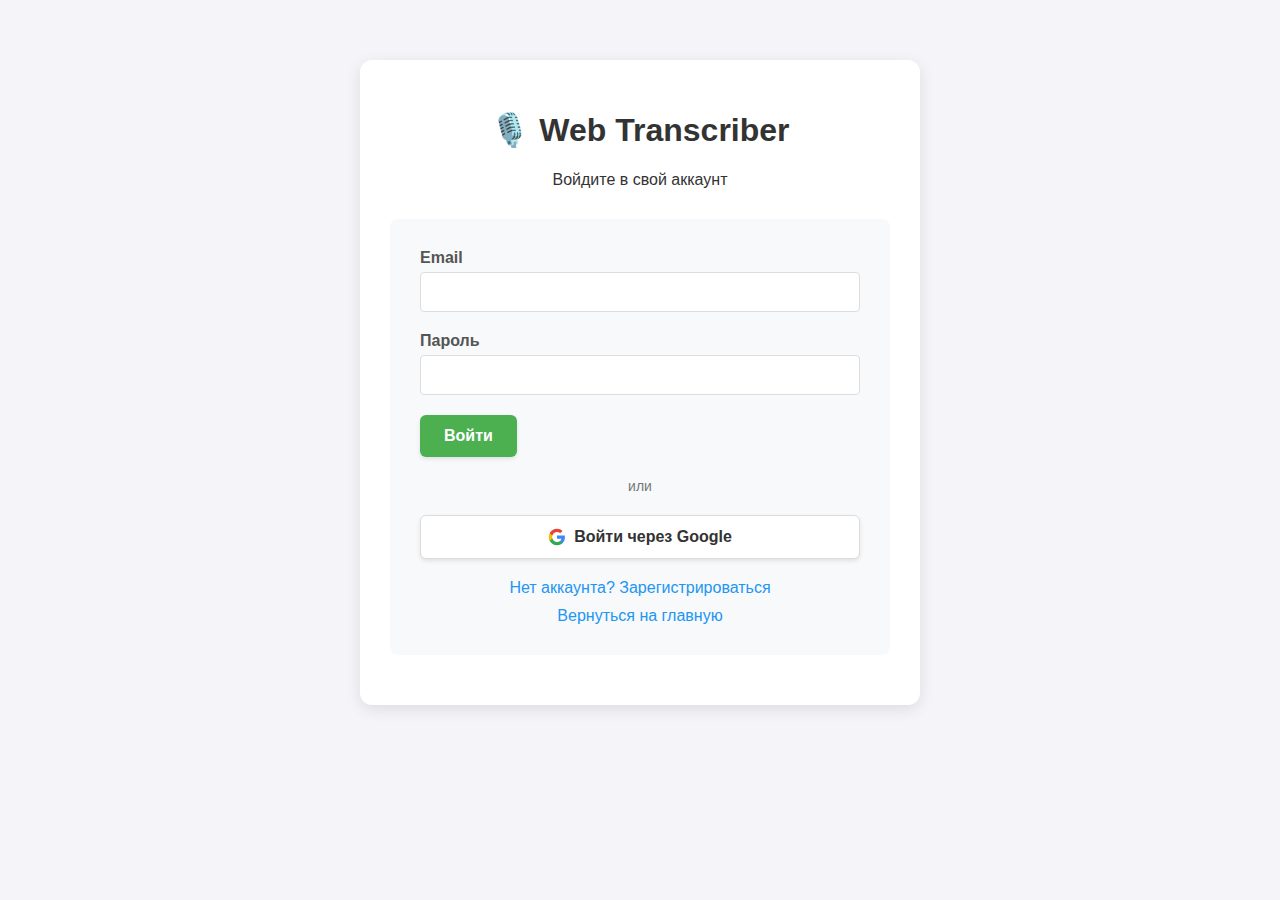
<file: frontend/edit_profile.html>
<!DOCTYPE html>
<html lang="ru">

<head>
    <meta charset="UTF-8">
    <meta name="viewport" content="width=device-width, initial-scale=1.0">
    <title>Редактирование профиля - Web Transcriber</title>
    <link rel="stylesheet" href="styles.css">
    <style>
        .edit-profile-container {
            max-width: 600px;
            margin: 0 auto;
            padding: 20px;
        }

        .form-section {
            background: #f8f9fa;
            border-radius: 8px;
            padding: 25px;
            margin-bottom: 25px;
        }

        .form-section h3 {
            margin: 0 0 20px 0;
            color: #333;
            border-bottom: 2px solid #4CAF50;
            padding-bottom: 10px;
        }

        .form-group {
            margin-bottom: 20px;
        }

        .form-group label {
            display: block;
            margin-bottom: 8px;
            font-weight: 500;
            color: #555;
        }

        .form-group input[type="text"],
        .form-group input[type="email"],
        .form-group input[type="password"],
        .form-group select {
            width: 100%;
            padding: 10px;
            border: 1px solid #ddd;
            border-radius: 4px;
            font-size: 16px;
            box-sizing: border-box;
        }

        .form-group input:focus,
        .form-group select:focus {
            outline: none;
            border-color: #4CAF50;
            box-shadow: 0 0 0 2px rgba(76, 175, 80, 0.2);
        }

        .avatar-preview {
            display: flex;
            align-items: center;
            gap: 20px;
            margin-bottom: 20px;
        }

        .avatar-preview img {
            width: 100px;
            height: 100px;
            border-radius: 50%;
            object-fit: cover;
            border: 3px solid #4CAF50;
        }

        .avatar-actions {
            display: flex;
            gap: 10px;
            flex-wrap: wrap;
        }

        .form-actions {
            display: flex;
            gap: 10px;
            margin-top: 30px;
        }

        .loading {
            text-align: center;
            padding: 40px;
            color: #666;
        }

        .error {
            background: #ffebee;
            color: #c62828;
            padding: 15px;
            border-radius: 4px;
            margin-bottom: 20px;
        }

        .success {
            background: #e8f5e9;
            color: #2e7d32;
            padding: 15px;
            border-radius: 4px;
            margin-bottom: 20px;
        }

        .password-strength {
            margin-top: 5px;
            font-size: 14px;
        }

        .strength-weak {
            color: #f44336;
        }

        .strength-medium {
            color: #ff9800;
        }

        .strength-strong {
            color: #4CAF50;
        }

        .readonly-field {
            background-color: #f5f5f5;
            color: #666;
            cursor: not-allowed;
        }
    </style>
</head>

<body>
    <div class="container">
        <header>
            <div class="header-top">
                <div>
                    <h1>✏️ Редактирование профиля</h1>
                    <p>Изменение личных данных и настроек</p>
                </div>
                <div id="authSection" class="auth-section">
                    <div id="userInfo" style="display: none;">
                        <span id="userName"></span>
                        <a href="profile.html" class="button small">👤 Профиль</a>
                        <a href="index.html" class="button small">🏠 Главная</a>
                        <button id="logoutBtn" class="button small">Выйти</button>
                    </div>
                    <div id="loginPrompt">
                        <a href="login.html" class="button small">Войти</a>
                        <a href="register.html" class="button small secondary">Регистрация</a>
                    </div>
                </div>
            </div>
        </header>

        <div class="edit-profile-container">
            <div id="loading" class="loading">
                <p>Загрузка данных профиля...</p>
            </div>

            <div id="error" class="error" style="display: none;"></div>
            <div id="success" class="success" style="display: none;"></div>

            <div id="profileContent" style="display: none;">
                <!-- Аватар -->
                <div class="form-section">
                    <h3>Аватар</h3>
                    <div class="avatar-preview">
                        <img id="currentAvatar" src="" alt="Текущий аватар"
                            onerror="this.src='https://via.placeholder.com/100'">
                        <div>
                            <p>Текущий аватар</p>
                            <div class="avatar-actions">
                                <button id="uploadAvatarBtn" class="button small">🖼️ Загрузить новый</button>
                                <button id="removeAvatarBtn" class="button small secondary">🗑️ Удалить</button>
                            </div>
                        </div>
                    </div>
                    <div class="form-group">
                        <label>URL аватара:</label>
                        <input type="text" id="avatarUrl" placeholder="https://example.com/avatar.jpg">
                        <small>Введите URL изображения или используйте кнопку загрузки</small>
                    </div>
                </div>

                <!-- Личная информация -->
                <div class="form-section">
                    <h3>Личная информация</h3>
                    <div class="form-group">
                        <label>Имя:</label>
                        <input type="text" id="fullName" placeholder="Ваше имя">
                    </div>
                    <div class="form-group">
                        <label>Email:</label>
                        <input type="email" id="email" class="readonly-field" readonly>
                        <small>Email нельзя изменить</small>
                    </div>
                    <div class="form-group">
                        <label>Дата регистрации:</label>
                        <input type="text" id="createdAt" class="readonly-field" readonly>
                    </div>
                </div>

                <!-- Смена пароля -->
                <div class="form-section">
                    <h3>Смена пароля</h3>
                    <div class="form-group">
                        <label>Текущий пароль:</label>
                        <input type="password" id="currentPassword" placeholder="Введите текущий пароль">
                    </div>
                    <div class="form-group">
                        <label>Новый пароль:</label>
                        <input type="password" id="newPassword" placeholder="Введите новый пароль">
                        <div id="passwordStrength" class="password-strength"></div>
                    </div>
                    <div class="form-group">
                        <label>Подтвердите новый пароль:</label>
                        <input type="password" id="confirmPassword" placeholder="Повторите новый пароль">
                    </div>
                    <button id="changePasswordBtn" class="button primary">Сменить пароль</button>
                </div>

                <!-- Действия -->
                <div class="form-actions">
                    <button id="saveProfileBtn" class="button primary">💾 Сохранить изменения</button>
                    <button id="cancelBtn" class="button secondary">❌ Отмена</button>
                </div>
            </div>
        </div>
    </div>

    <script src="auth.js"></script>
    <script src="edit_profile.js"></script>
</body>

</html>
</file>
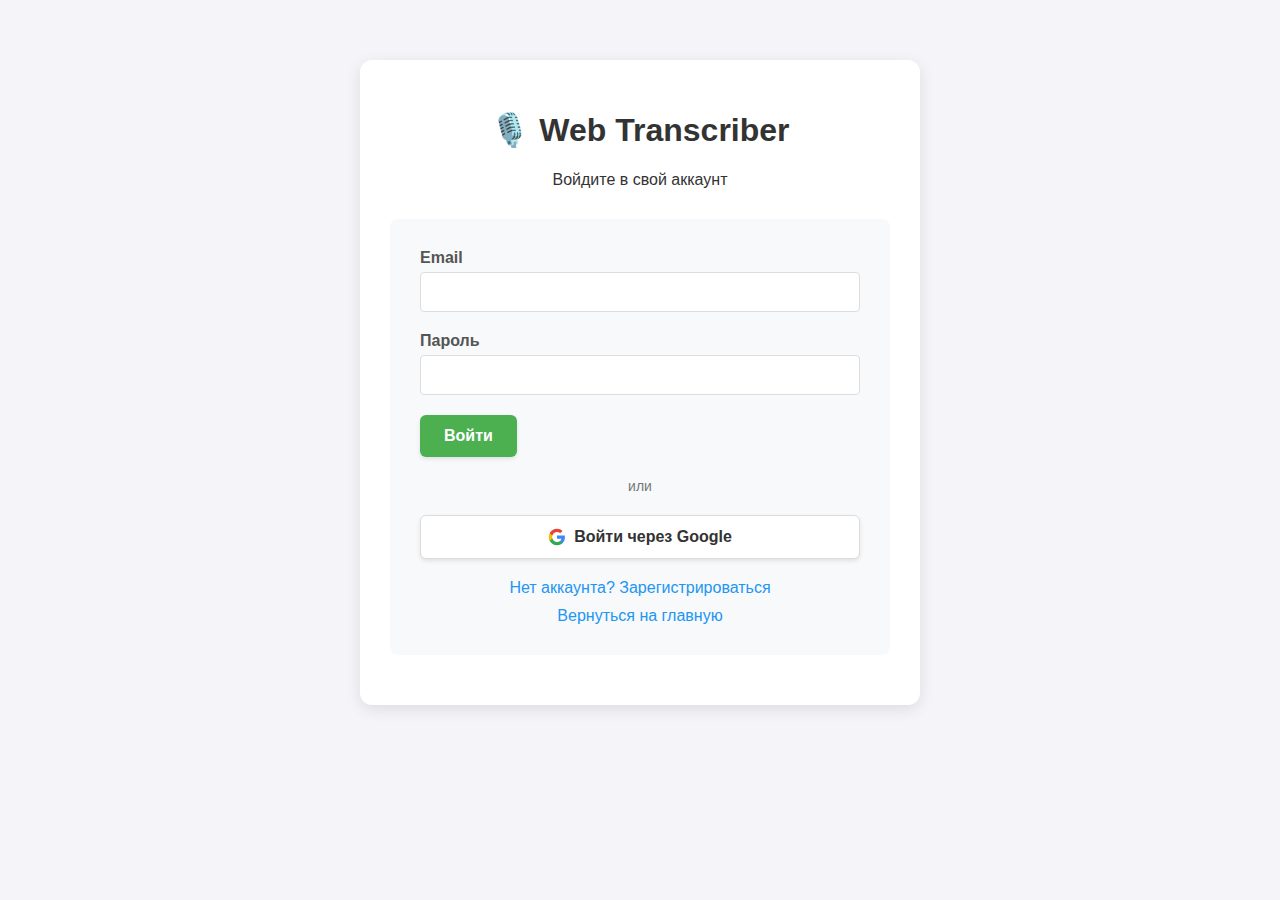
<file: frontend/login.html>
<!DOCTYPE html>
<html lang="ru">

<head>
    <meta charset="UTF-8">
    <meta name="viewport" content="width=device-width, initial-scale=1.0">
    <title>Вход - Web Transcriber</title>
    <link rel="stylesheet" href="styles.css">
</head>

<body>
    <div class="container auth-container">
        <header>
            <h1>🎙️ Web Transcriber</h1>
            <p>Войдите в свой аккаунт</p>
        </header>

        <div class="auth-form">
            <form id="loginForm">
                <div class="form-group">
                    <label for="email">Email</label>
                    <input type="email" id="email" name="email" required>
                </div>
                <div class="form-group">
                    <label for="password">Пароль</label>
                    <input type="password" id="password" name="password" required>
                </div>
                <button type="submit" class="button primary">Войти</button>
            </form>

            <div class="auth-divider">
                <span>или</span>
            </div>

            <button id="googleLoginBtn" class="button google-btn">
                <svg width="18" height="18" viewBox="0 0 24 24" style="margin-right: 8px;">
                    <path fill="#4285F4"
                        d="M22.56 12.25c0-.78-.07-1.53-.2-2.25H12v4.26h5.92c-.26 1.37-1.04 2.53-2.21 3.31v2.77h3.57c2.08-1.92 3.28-4.74 3.28-8.09z" />
                    <path fill="#34A853"
                        d="M12 23c2.97 0 5.46-.98 7.28-2.66l-3.57-2.77c-.98.66-2.23 1.06-3.71 1.06-2.86 0-5.29-1.93-6.16-4.53H2.18v2.84C3.99 20.53 7.7 23 12 23z" />
                    <path fill="#FBBC05"
                        d="M5.84 14.09c-.22-.66-.35-1.36-.35-2.09s.13-1.43.35-2.09V7.07H2.18C1.43 8.55 1 10.22 1 12s.43 3.45 1.18 4.93l2.85-2.22.81-.62z" />
                    <path fill="#EA4335"
                        d="M12 5.38c1.62 0 3.06.56 4.21 1.64l3.15-3.15C17.45 2.09 14.97 1 12 1 7.7 1 3.99 3.47 2.18 7.07l3.66 2.84c.87-2.6 3.3-4.53 6.16-4.53z" />
                </svg>
                Войти через Google
            </button>

            <div class="auth-links">
                <a href="register.html">Нет аккаунта? Зарегистрироваться</a>
                <a href="index.html">Вернуться на главную</a>
            </div>
        </div>

        <div id="authStatus" class="status-bar"></div>
    </div>

    <script src="auth.js"></script>
</body>

</html>
</file>
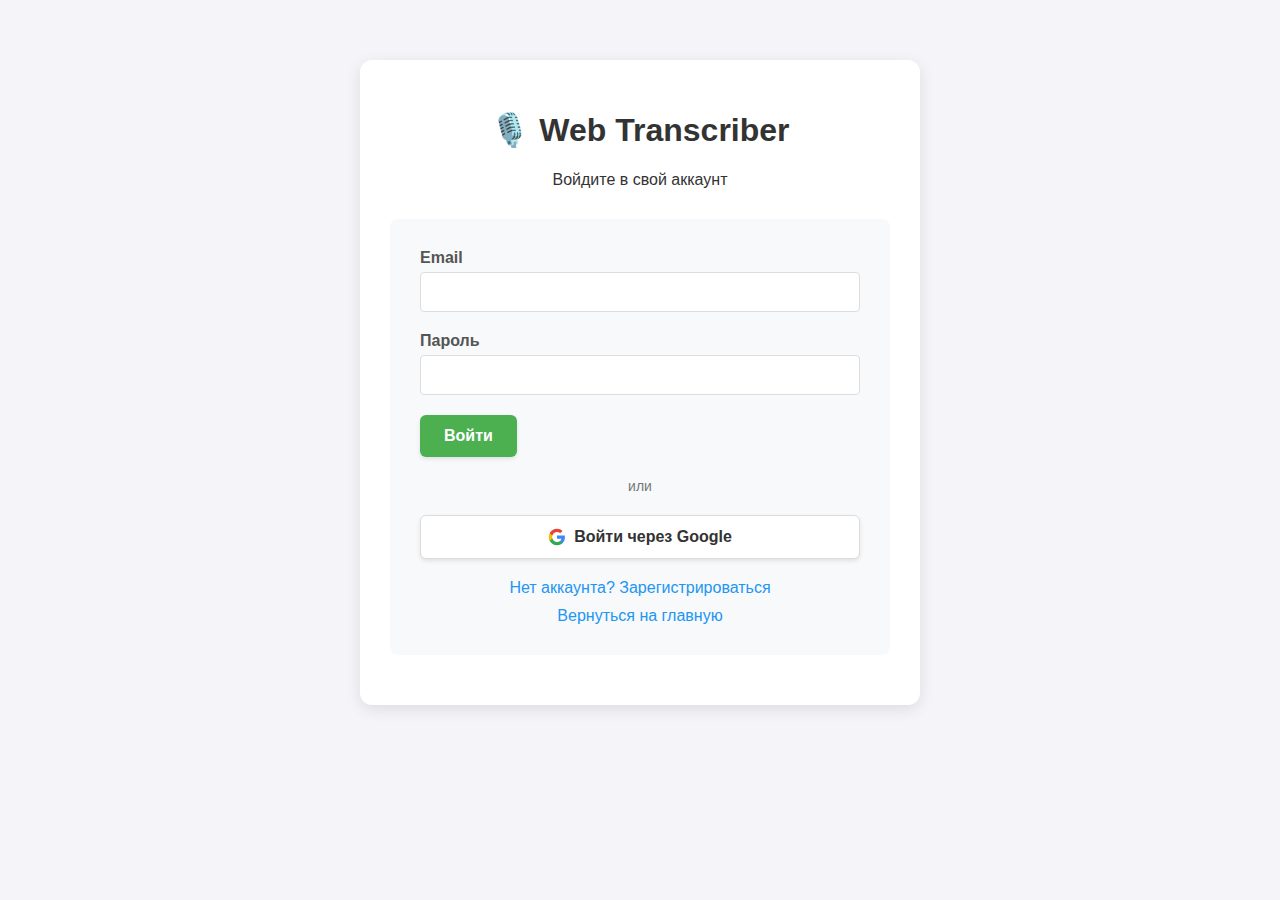
<file: frontend/profile.html>
<!DOCTYPE html>
<html lang="ru">

<head>
    <meta charset="UTF-8">
    <meta name="viewport" content="width=device-width, initial-scale=1.0">
    <title>Профиль пользователя - Web Transcriber</title>
    <link rel="stylesheet" href="styles.css">
    <style>
        .profile-container {
            max-width: 800px;
            margin: 0 auto;
            padding: 20px;
        }

        .profile-header {
            display: flex;
            align-items: center;
            gap: 20px;
            margin-bottom: 30px;
            padding-bottom: 20px;
            border-bottom: 1px solid #ddd;
        }

        .avatar {
            width: 100px;
            height: 100px;
            border-radius: 50%;
            object-fit: cover;
            border: 3px solid #4CAF50;
        }

        .user-info h2 {
            margin: 0 0 5px 0;
            color: #333;
        }

        .user-info p {
            margin: 0;
            color: #666;
        }

        .stats-grid {
            display: grid;
            grid-template-columns: repeat(auto-fit, minmax(250px, 1fr));
            gap: 20px;
            margin-bottom: 30px;
        }

        .stat-card {
            background: #f8f9fa;
            border-radius: 8px;
            padding: 20px;
            border-left: 4px solid #4CAF50;
        }

        .stat-card h3 {
            margin: 0 0 10px 0;
            color: #333;
            font-size: 16px;
        }

        .stat-value {
            font-size: 24px;
            font-weight: bold;
            color: #4CAF50;
            margin-bottom: 5px;
        }

        .stat-label {
            color: #666;
            font-size: 14px;
        }

        .settings-section {
            background: #f8f9fa;
            border-radius: 8px;
            padding: 25px;
            margin-bottom: 30px;
        }

        .settings-section h3 {
            margin: 0 0 20px 0;
            color: #333;
        }

        .settings-grid {
            display: grid;
            grid-template-columns: repeat(auto-fit, minmax(200px, 1fr));
            gap: 15px;
        }

        .setting-item {
            display: flex;
            flex-direction: column;
            gap: 5px;
        }

        .setting-item label {
            font-weight: 500;
            color: #555;
        }

        .setting-item select,
        .setting-item input[type="checkbox"] {
            padding: 8px;
            border: 1px solid #ddd;
            border-radius: 4px;
            font-size: 14px;
        }

        .actions {
            display: flex;
            gap: 10px;
            margin-top: 20px;
        }

        .back-link {
            display: inline-block;
            margin-top: 20px;
            color: #4CAF50;
            text-decoration: none;
        }

        .back-link:hover {
            text-decoration: underline;
        }

        .loading {
            text-align: center;
            padding: 40px;
            color: #666;
        }

        .error {
            background: #ffebee;
            color: #c62828;
            padding: 15px;
            border-radius: 4px;
            margin-bottom: 20px;
        }

        .edit-profile-btn {
            margin-left: 10px;
            padding: 4px 12px;
            font-size: 14px;
        }

        .profile-actions {
            display: flex;
            gap: 10px;
            margin-top: 10px;
        }

        .nav-buttons-column {
            display: flex;
            flex-direction: column;
            gap: 10px;
            align-items: flex-end;
        }

        .nav-buttons-column .button {
            width: 150px;
            text-align: center;
        }
    </style>
</head>

<body>
    <div class="container">
        <header>
            <div class="header-top">
                <div>
                    <h1>👤 Профиль пользователя</h1>
                    <p>Управление настройками и просмотр статистики</p>
                </div>
                <div id="authSection" class="auth-section">
                    <div id="userInfo" style="display: none;" class="nav-buttons-column">
                        <span id="userName"></span>
                        <a href="index.html" class="button small">🏠 Главная</a>
                        <a href="transcriptions.html" class="button small">📝 Мои транскрипции</a>
                        <button id="logoutBtn" class="button small">Выйти</button>
                    </div>
                    <div id="loginPrompt">
                        <a href="login.html" class="button small">Войти</a>
                        <a href="register.html" class="button small secondary">Регистрация</a>
                    </div>
                </div>
            </div>
        </header>

        <div class="profile-container">
            <div id="loading" class="loading">
                <p>Загрузка профиля...</p>
            </div>

            <div id="error" class="error" style="display: none;"></div>

            <div id="profileContent" style="display: none;">
                <!-- Профиль пользователя -->
                <div class="profile-header">
                    <img id="userAvatar" src="" alt="Аватар" class="avatar"
                        onerror="this.src='https://via.placeholder.com/100'">
                    <div class="user-info">
                        <div style="display: flex; align-items: center; gap: 10px;">
                            <h2 id="userFullName">Загрузка...</h2>
                            <button id="editProfileBtn" class="button small edit-profile-btn">✏️ Редактировать</button>
                        </div>
                        <p id="userEmail">Загрузка...</p>
                        <p id="userSince">Зарегистрирован: Загрузка...</p>
                    </div>
                </div>

                <!-- Статистика токенов -->
                <div class="stats-grid">
                    <div class="stat-card">
                        <h3>DeepGram (аудио)</h3>
                        <div class="stat-value" id="deepgramSeconds">0.0</div>
                        <div class="stat-label">секунд транскрибировано</div>
                    </div>
                    <div class="stat-card">
                        <h3>DeepL (перевод)</h3>
                        <div class="stat-value" id="deeplCharacters">0</div>
                        <div class="stat-label">символов переведено</div>
                    </div>
                    <div class="stat-card">
                        <h3>Всего запросов</h3>
                        <div class="stat-value" id="totalRequests">0</div>
                        <div class="stat-label">запросов к API</div>
                    </div>
                    <div class="stat-card">
                        <h3>Период</h3>
                        <div class="stat-value" id="statsYear">2026</div>
                        <div class="stat-label">текущий год</div>
                    </div>
                </div>

                <!-- Настройки пользователя -->
                <div class="settings-section">
                    <h3>Настройки аудио</h3>
                    <div class="settings-grid">
                        <div class="setting-item">
                            <label>
                                <input type="checkbox" id="microphoneEnabled">
                                Микрофон включен
                            </label>
                        </div>
                        <div class="setting-item">
                            <label>
                                <input type="checkbox" id="tabAudioEnabled">
                                Звук с вкладки/окна включен
                            </label>
                        </div>
                        <div class="setting-item">
                            <label>Язык оригинала:</label>
                            <select id="originalLanguage">
                                <option value="RU">Русский</option>
                                <option value="EN">Английский</option>
                                <option value="ES">Испанский</option>
                                <option value="DE">Немецкий</option>
                                <option value="FR">Французский</option>
                            </select>
                        </div>
                        <div class="setting-item">
                            <label>Язык перевода:</label>
                            <select id="translationLanguage">
                                <option value="RU">Русский</option>
                                <option value="EN">Английский</option>
                                <option value="ES">Испанский</option>
                                <option value="DE">Немецкий</option>
                                <option value="FR">Французский</option>
                            </select>
                        </div>
                    </div>
                    <div class="actions">
                        <button id="saveSettingsBtn" class="button primary">Сохранить настройки</button>
                        <button id="resetSettingsBtn" class="button secondary">Сбросить к умолчаниям</button>
                    </div>
                </div>

                <!-- Дополнительная информация -->
                <div class="settings-section">
                    <h3>Дополнительная информация</h3>
                    <p>Настройки автоматически сохраняются и применяются на главной странице.</p>
                    <p>Для просмотра детальной истории использования токенов используйте API эндпоинты.</p>
                </div>

                <a href="index.html" class="back-link">← Вернуться на главную</a>
            </div>
        </div>
    </div>

    <script src="auth.js"></script>
    <script src="profile.js"></script>
</body>

</html>
</file>
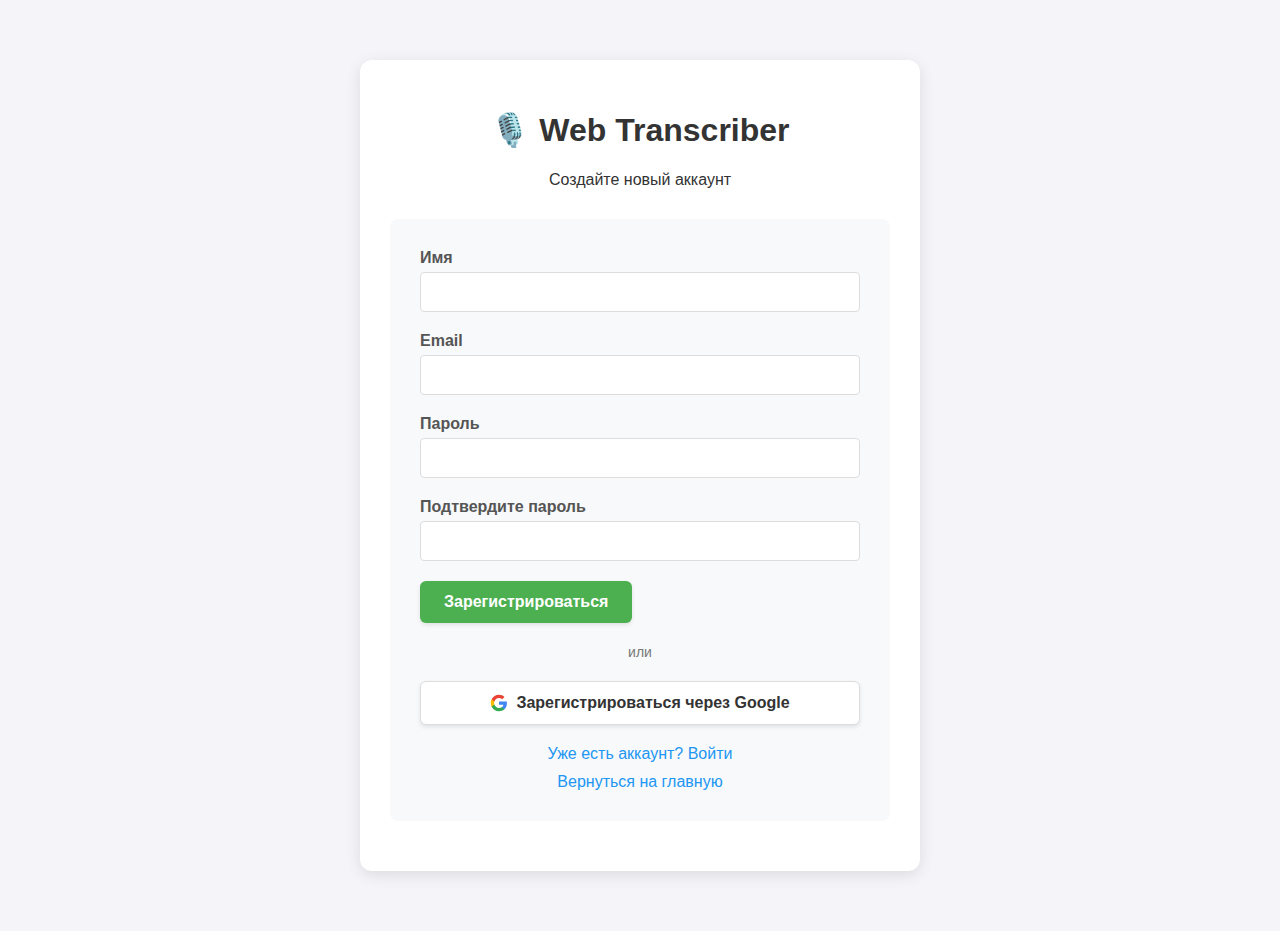
<file: frontend/register.html>
<!DOCTYPE html>
<html lang="ru">

<head>
    <meta charset="UTF-8">
    <meta name="viewport" content="width=device-width, initial-scale=1.0">
    <title>Регистрация - Web Transcriber</title>
    <link rel="stylesheet" href="styles.css">
</head>

<body>
    <div class="container auth-container">
        <header>
            <h1>🎙️ Web Transcriber</h1>
            <p>Создайте новый аккаунт</p>
        </header>

        <div class="auth-form">
            <form id="registerForm">
                <div class="form-group">
                    <label for="fullName">Имя</label>
                    <input type="text" id="fullName" name="fullName" required>
                </div>
                <div class="form-group">
                    <label for="email">Email</label>
                    <input type="email" id="email" name="email" required>
                </div>
                <div class="form-group">
                    <label for="password">Пароль</label>
                    <input type="password" id="password" name="password" required minlength="6">
                </div>
                <div class="form-group">
                    <label for="confirmPassword">Подтвердите пароль</label>
                    <input type="password" id="confirmPassword" name="confirmPassword" required>
                </div>
                <button type="submit" class="button primary">Зарегистрироваться</button>
            </form>

            <div class="auth-divider">
                <span>или</span>
            </div>

            <button id="googleRegisterBtn" class="button google-btn">
                <svg width="18" height="18" viewBox="0 0 24 24" style="margin-right: 8px;">
                    <path fill="#4285F4"
                        d="M22.56 12.25c0-.78-.07-1.53-.2-2.25H12v4.26h5.92c-.26 1.37-1.04 2.53-2.21 3.31v2.77h3.57c2.08-1.92 3.28-4.74 3.28-8.09z" />
                    <path fill="#34A853"
                        d="M12 23c2.97 0 5.46-.98 7.28-2.66l-3.57-2.77c-.98.66-2.23 1.06-3.71 1.06-2.86 0-5.29-1.93-6.16-4.53H2.18v2.84C3.99 20.53 7.7 23 12 23z" />
                    <path fill="#FBBC05"
                        d="M5.84 14.09c-.22-.66-.35-1.36-.35-2.09s.13-1.43.35-2.09V7.07H2.18C1.43 8.55 1 10.22 1 12s.43 3.45 1.18 4.93l2.85-2.22.81-.62z" />
                    <path fill="#EA4335"
                        d="M12 5.38c1.62 0 3.06.56 4.21 1.64l3.15-3.15C17.45 2.09 14.97 1 12 1 7.7 1 3.99 3.47 2.18 7.07l3.66 2.84c.87-2.6 3.3-4.53 6.16-4.53z" />
                </svg>
                Зарегистрироваться через Google
            </button>

            <div class="auth-links">
                <a href="login.html">Уже есть аккаунт? Войти</a>
                <a href="index.html">Вернуться на главную</a>
            </div>
        </div>

        <div id="authStatus" class="status-bar"></div>
    </div>

    <script src="auth.js"></script>
</body>

</html>
</file>
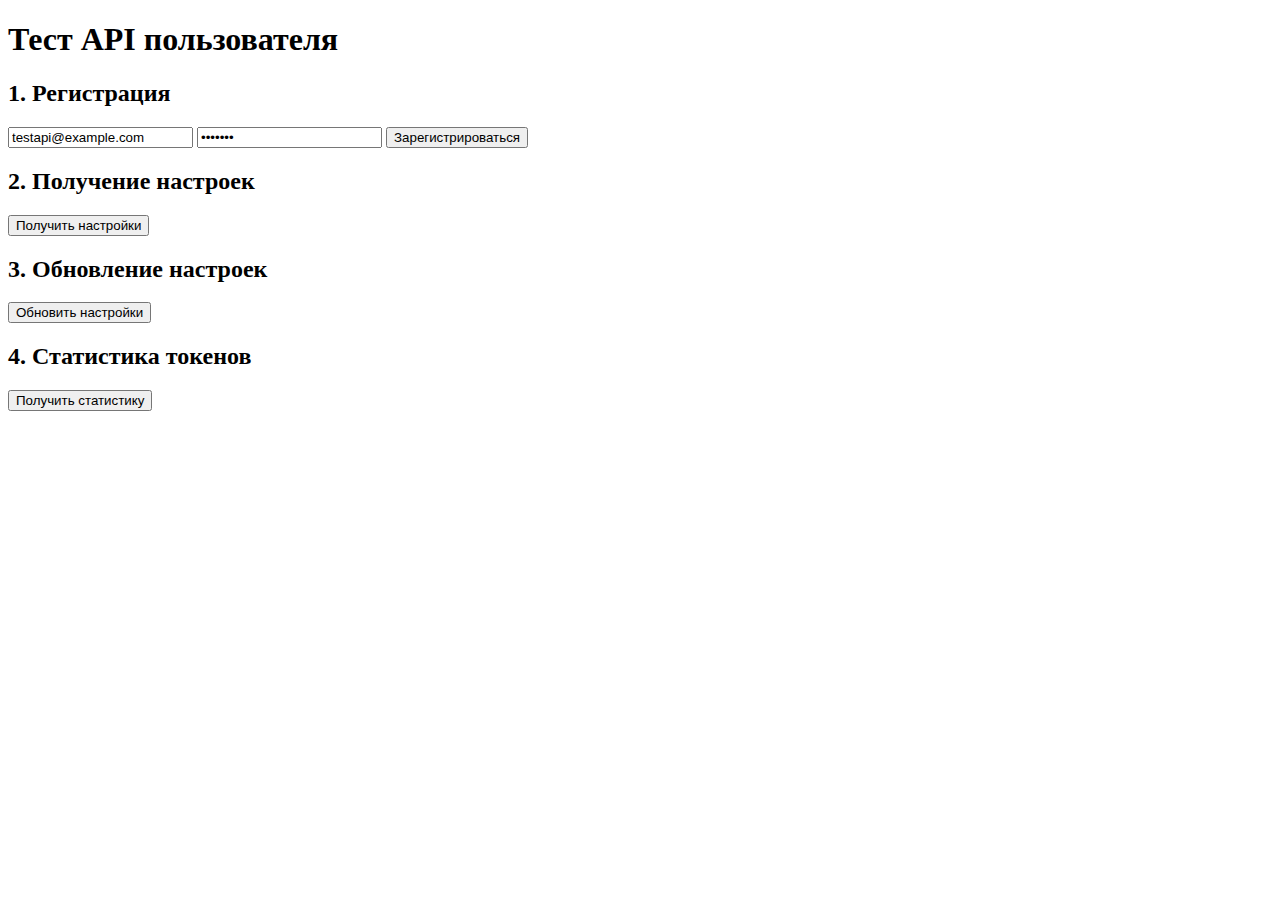
<file: frontend/test_api.html>
<!DOCTYPE html>
<html lang="ru">

<head>
    <meta charset="UTF-8">
    <meta name="viewport" content="width=device-width, initial-scale=1.0">
    <title>Тест API</title>
</head>

<body>
    <h1>Тест API пользователя</h1>

    <div>
        <h2>1. Регистрация</h2>
        <input type="email" id="email" placeholder="Email" value="testapi@example.com">
        <input type="password" id="password" placeholder="Password" value="test123">
        <button onclick="register()">Зарегистрироваться</button>
        <div id="registerResult"></div>
    </div>

    <div>
        <h2>2. Получение настроек</h2>
        <button onclick="getSettings()">Получить настройки</button>
        <div id="settingsResult"></div>
    </div>

    <div>
        <h2>3. Обновление настроек</h2>
        <button onclick="updateSettings()">Обновить настройки</button>
        <div id="updateResult"></div>
    </div>

    <div>
        <h2>4. Статистика токенов</h2>
        <button onclick="getStats()">Получить статистику</button>
        <div id="statsResult"></div>
    </div>

    <script>
        let token = localStorage.getItem('access_token');

        function register() {
            const email = document.getElementById('email').value;
            const password = document.getElementById('password').value;

            fetch('/auth/register/', {
                method: 'POST',
                headers: {
                    'Content-Type': 'application/json'
                },
                body: JSON.stringify({
                    email: email,
                    password: password,
                    full_name: 'Test API User'
                })
            })
                .then(response => response.json())
                .then(data => {
                    document.getElementById('registerResult').innerHTML =
                        `<pre>${JSON.stringify(data, null, 2)}</pre>`;

                    if (data.access_token) {
                        token = data.access_token;
                        localStorage.setItem('access_token', token);
                        console.log('Токен сохранен:', token);
                    }
                })
                .catch(error => {
                    document.getElementById('registerResult').innerHTML =
                        `Ошибка: ${error.message}`;
                });
        }

        function getSettings() {
            if (!token) {
                alert('Сначала зарегистрируйтесь');
                return;
            }

            fetch('/user/settings', {
                headers: {
                    'Authorization': `Bearer ${token}`
                }
            })
                .then(response => response.json())
                .then(data => {
                    document.getElementById('settingsResult').innerHTML =
                        `<pre>${JSON.stringify(data, null, 2)}</pre>`;
                })
                .catch(error => {
                    document.getElementById('settingsResult').innerHTML =
                        `Ошибка: ${error.message}`;
                });
        }

        function updateSettings() {
            if (!token) {
                alert('Сначала зарегистрируйтесь');
                return;
            }

            fetch('/user/settings', {
                method: 'PUT',
                headers: {
                    'Authorization': `Bearer ${token}`,
                    'Content-Type': 'application/json'
                },
                body: JSON.stringify({
                    microphone_enabled: false,
                    original_language: 'EN',
                    translation_language: 'RU'
                })
            })
                .then(response => response.json())
                .then(data => {
                    document.getElementById('updateResult').innerHTML =
                        `<pre>${JSON.stringify(data, null, 2)}</pre>`;
                })
                .catch(error => {
                    document.getElementById('updateResult').innerHTML =
                        `Ошибка: ${error.message}`;
                });
        }

        function getStats() {
            if (!token) {
                alert('Сначала зарегистрируйтесь');
                return;
            }

            fetch('/user/stats/summary', {
                headers: {
                    'Authorization': `Bearer ${token}`
                }
            })
                .then(response => response.json())
                .then(data => {
                    document.getElementById('statsResult').innerHTML =
                        `<pre>${JSON.stringify(data, null, 2)}</pre>`;
                })
                .catch(error => {
                    document.getElementById('statsResult').innerHTML =
                        `Ошибка: ${error.message}`;
                });
        }

        // Проверяем, есть ли токен
        if (token) {
            console.log('Токен найден в localStorage');
        }
    </script>
</body>

</html>
</file>
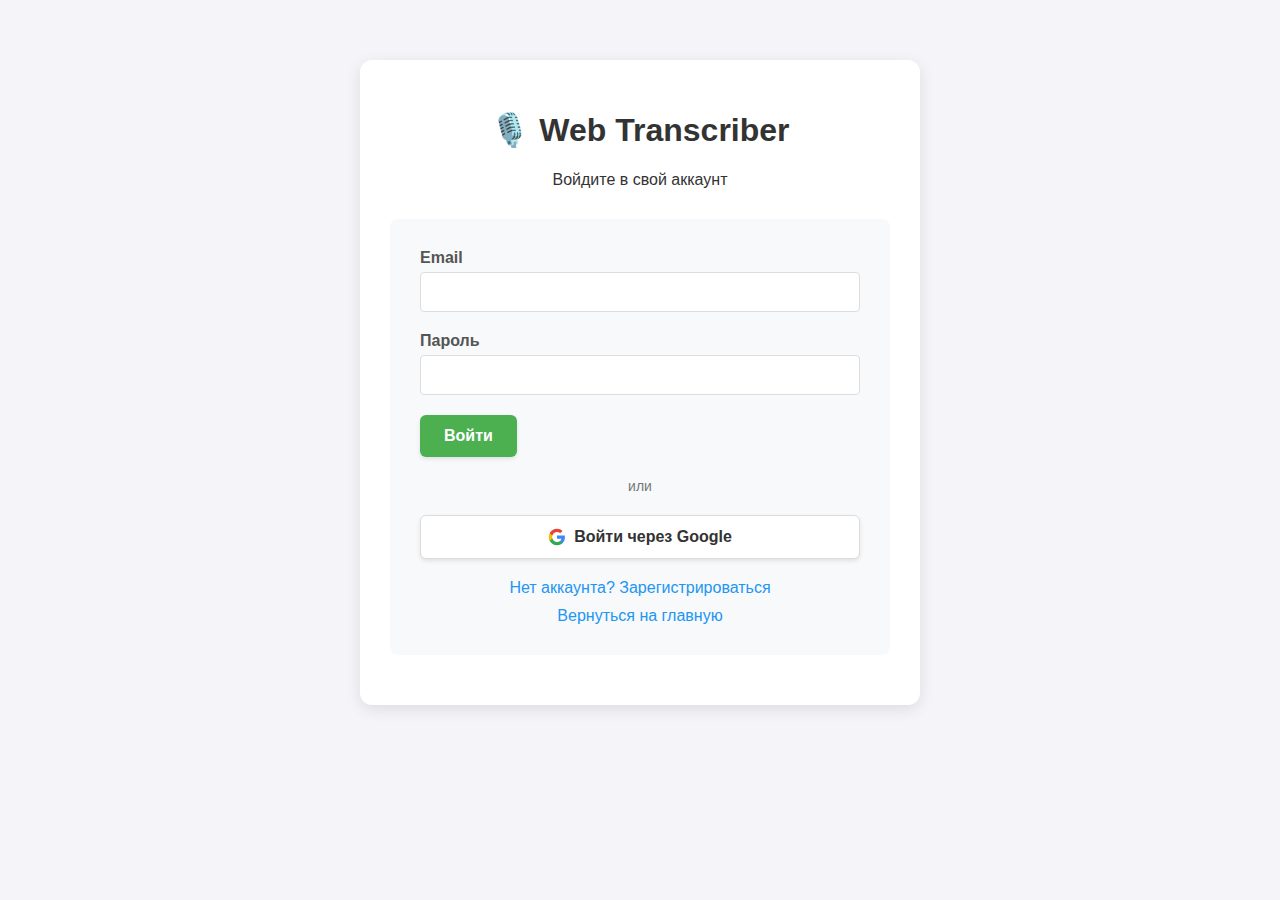
<file: frontend/transcriptions.html>
<!DOCTYPE html>
<html lang="ru">

<head>
    <meta charset="UTF-8">
    <meta name="viewport" content="width=device-width, initial-scale=1.0">
    <title>Мои транскрипции - Web Transcriber</title>
    <link rel="stylesheet" href="styles.css">
</head>

<body>
    <div class="container">
        <header>
            <div class="header-top">
                <div>
                    <h1>📝 Мои транскрипции</h1>
                    <p>Просмотр и управление сохранёнными диалогами</p>
                </div>
                <div class="auth-section">
                    <a href="index.html" class="button small">← На главную</a>
                    <button id="logoutBtn" class="button small">Выйти</button>
                </div>
            </div>
        </header>

        <div class="transcriptions-container">
            <div class="transcriptions-header">
                <h2>Сохранённые диалоги</h2>
                <div class="transcriptions-info" id="transcriptionsInfo">
                    Загрузка...
                </div>
            </div>

            <div class="transcriptions-list" id="transcriptionsList">
                <div class="loading">Загрузка транскрипций...</div>
            </div>

            <div class="pagination" id="pagination">
                <!-- Пагинация будет добавлена через JavaScript -->
            </div>
        </div>

        <div class="modal" id="deleteModal" style="display: none;">
            <div class="modal-content">
                <h3>Удаление транскрипции</h3>
                <p>Вы уверены, что хотите удалить эту транскрипцию? Это действие нельзя отменить.</p>
                <div class="modal-actions">
                    <button id="cancelDelete" class="button small">Отмена</button>
                    <button id="confirmDelete" class="button small danger">Удалить</button>
                </div>
            </div>
        </div>
    </div>

    <script src="auth.js"></script>
    <script src="transcriptions.js"></script>
</body>

</html>
</file>
<file: frontend/styles.css>
body {
    font-family: 'Segoe UI', Tahoma, Geneva, Verdana, sans-serif;
    background-color: #f4f4f9;
    color: #333;
    display: flex;
    justify-content: center;
    padding: 20px;
    margin: 0;
}

.container {
    background: white;
    width: 800px;
    padding: 30px;
    border-radius: 12px;
    box-shadow: 0 4px 15px rgba(0, 0, 0, 0.1);
}

header {
    text-align: center;
    margin-bottom: 30px;
}

.controls {
    background: #eef2f5;
    padding: 20px;
    border-radius: 8px;
    margin-bottom: 20px;
}

.device-selection,
.toggles,
.language-settings {
    margin-bottom: 15px;
}

.toggles {
    display: flex;
    gap: 20px;
}

.buttons {
    display: flex;
    gap: 10px;
    flex-wrap: wrap;
}

button {
    padding: 12px 24px;
    border: none;
    border-radius: 6px;
    cursor: pointer;
    font-size: 16px;
    font-weight: 600;
    transition: all 0.3s ease;
    box-shadow: 0 2px 4px rgba(0, 0, 0, 0.1);
}

button:hover {
    transform: translateY(-2px);
    box-shadow: 0 4px 8px rgba(0, 0, 0, 0.15);
}

.primary {
    background-color: #4CAF50;
    color: white;
}

.primary:hover {
    background-color: #45a049;
}

.danger {
    background-color: #f44336;
    color: white;
}

.danger:hover {
    background-color: #d32f2f;
}

.success {
    background-color: #2196F3;
    color: white;
}

.success:hover {
    background-color: #1976D2;
}

.language-settings {
    display: flex;
    gap: 20px;
}

.language-setting {
    display: flex;
    flex-direction: column;
    gap: 5px;
}

.status-bar {
    margin-bottom: 10px;
    font-size: 14px;
    color: #666;
    font-weight: bold;
}

.transcript-box {
    height: 400px;
    border: 1px solid #ddd;
    border-radius: 8px;
    padding: 20px;
    overflow-y: auto;
    background: #fafafa;
    display: flex;
    flex-direction: column;
    gap: 10px;
}

.message {
    padding: 8px 12px;
    background: white;
    border-radius: 6px;
    border-left: 4px solid #4CAF50;
    box-shadow: 0 1px 3px rgba(0, 0, 0, 0.05);
}

.message.interim {
    opacity: 0.6;
    border-left: 4px solid #ccc;
    font-style: italic;
}

.speaker {
    font-weight: bold;
    color: #2196F3;
}

.download-section {
    margin-top: 20px;
    text-align: center;
}

.download-section a {
    text-decoration: none;
}

select {
    padding: 8px;
    width: 100%;
    margin-top: 5px;
    border-radius: 4px;
    border: 1px solid #ccc;
}

/* === STYLES FOR PIP WINDOW (ИСПРАВЛЕННЫЕ) === */

.pip-container {
    width: 100%;
    height: 100vh;
    margin: 0;
    padding: 15px;
    /* Немного отступа от краев */
    background: #000;
    color: #fff;
    overflow: hidden;
    box-sizing: border-box;
    display: flex;
    flex-direction: column;
    justify-content: flex-end;
    /* Прижимаем контент к низу */
}

/* Список финальных фраз (история) */
.pip-final-list {
    display: flex;
    flex-direction: column;
    justify-content: flex-end;
    gap: 6px;
    width: 100%;
    flex: 1;
    overflow-y: auto;
    max-height: calc(100% - 48px);
    margin-bottom: 8px;
    padding-bottom: 4px;
    scroll-behavior: smooth;
}

.pip-final-item {
    font-size: 1.25rem;
    line-height: 1.35;
    color: #e0e0e0;
    text-shadow: 1px 1px 2px rgba(0, 0, 0, 0.85);
    opacity: 0.95;
    animation: fadeIn 0.25s ease;
    flex-shrink: 0;
    padding: 2px 0;
}

/* Текущая (interim) фраза */
.pip-interim {
    font-size: 1.28rem;
    font-weight: 600;
    color: #00ff88;
    min-height: 1.45em;
    text-shadow: 0 0 10px rgba(0, 255, 136, 0.4);
    line-height: 1.35;
    padding: 6px 0 4px;
    border-top: 1px solid #333;
    flex-shrink: 0;
}

@keyframes fadeIn {
    from {
        opacity: 0;
        transform: translateY(5px);
    }

    to {
        opacity: 1;
        transform: translateY(0);
    }
}

/* Скроллбар для основного окна (не для PiP) */
::-webkit-scrollbar {
    width: 8px;
}

::-webkit-scrollbar-track {
    background: #f1f1f1;
}

::-webkit-scrollbar-thumb {
    background: #888;
    border-radius: 4px;
}

::-webkit-scrollbar-thumb:hover {
    background: #555;
}

/* Стили для аутентификации */
.header-top {
    display: flex;
    justify-content: space-between;
    align-items: flex-start;
    margin-bottom: 10px;
}

.auth-section {
    display: flex;
    flex-direction: column;
    align-items: flex-end;
    gap: 10px;
}

.auth-section .button.small {
    padding: 6px 12px;
    font-size: 14px;
    margin-left: 8px;
}

.auth-section .button.secondary {
    background-color: #6c757d;
    color: white;
}

.auth-section .button.secondary:hover {
    background-color: #5a6268;
}

/* Стили для блока с аватаром */
.user-info-header {
    display: flex;
    align-items: center;
    gap: 12px;
    background: #f8f9fa;
    padding: 10px 15px;
    border-radius: 8px;
    border: 1px solid #e9ecef;
}

.user-avatar-container {
    display: flex;
    align-items: center;
    justify-content: center;
}

.avatar-small {
    width: 40px;
    height: 40px;
    border-radius: 50%;
    object-fit: cover;
    border: 2px solid #4CAF50;
}

.user-details {
    display: flex;
    flex-direction: column;
    gap: 5px;
}

#userName {
    font-weight: 600;
    color: #333;
    font-size: 14px;
}

.user-actions {
    display: flex;
    gap: 6px;
    flex-wrap: wrap;
}

.user-actions .button.tiny {
    padding: 4px 8px;
    font-size: 12px;
    border-radius: 4px;
    background-color: #e9ecef;
    color: #495057;
    border: none;
    text-decoration: none;
    transition: all 0.2s ease;
}

.user-actions .button.tiny:hover {
    background-color: #dee2e6;
    transform: translateY(-1px);
}

.user-actions .button.tiny:active {
    transform: translateY(0);
}

/* Стили для кликабельного имени пользователя */
.user-name-link {
    color: #2196F3;
    text-decoration: none;
    font-weight: 600;
    padding: 4px 8px;
    border-radius: 4px;
    transition: all 0.2s ease;
}

.user-name-link:hover {
    background-color: #f0f7ff;
    text-decoration: underline;
}

.auth-container {
    max-width: 500px;
    margin: 40px auto;
}

.auth-form {
    background: #f8f9fa;
    padding: 30px;
    border-radius: 8px;
    margin-bottom: 20px;
}

.form-group {
    margin-bottom: 20px;
}

.form-group label {
    display: block;
    margin-bottom: 5px;
    font-weight: 600;
    color: #555;
}

.form-group input {
    width: 100%;
    padding: 10px;
    border: 1px solid #ddd;
    border-radius: 4px;
    font-size: 16px;
    box-sizing: border-box;
}

.auth-divider {
    text-align: center;
    margin: 20px 0;
    position: relative;
}

.auth-divider span {
    background: #f8f9fa;
    padding: 0 10px;
    color: #777;
    font-size: 14px;
}

.auth-divider::before {
    content: '';
    position: absolute;
    top: 50%;
    left: 0;
    right: 0;
    height: 1px;
    background: #ddd;
    z-index: -1;
}

.google-btn {
    background-color: #fff;
    color: #333;
    border: 1px solid #ddd;
    display: flex;
    align-items: center;
    justify-content: center;
    width: 100%;
    margin-bottom: 20px;
}

.google-btn:hover {
    background-color: #f8f9fa;
    border-color: #ccc;
}

.auth-links {
    display: flex;
    flex-direction: column;
    gap: 10px;
    text-align: center;
}

.auth-links a {
    color: #2196F3;
    text-decoration: none;
}

.auth-links a:hover {
    text-decoration: underline;
}

.status-bar.success {
    color: #4CAF50;
}

.status-bar.error {
    color: #f44336;
}

/* Стили для страницы транскрипций */
.transcriptions-container {
    margin-top: 20px;
}

.transcriptions-header {
    display: flex;
    justify-content: space-between;
    align-items: center;
    margin-bottom: 20px;
    padding-bottom: 15px;
    border-bottom: 1px solid #eee;
}

.transcriptions-header h2 {
    margin: 0;
    color: #333;
}

.transcriptions-info {
    color: #666;
    font-size: 14px;
    font-weight: 500;
}

.transcriptions-list {
    display: flex;
    flex-direction: column;
    gap: 15px;
    margin-bottom: 30px;
}

.transcription-item {
    background: #f8f9fa;
    border: 1px solid #e9ecef;
    border-radius: 8px;
    padding: 20px;
    transition: all 0.3s ease;
}

.transcription-item:hover {
    box-shadow: 0 4px 12px rgba(0, 0, 0, 0.1);
    transform: translateY(-2px);
    border-color: #dee2e6;
}

.transcription-header {
    display: flex;
    justify-content: space-between;
    align-items: flex-start;
    margin-bottom: 15px;
}

.transcription-title h3 {
    margin: 0 0 5px 0;
    color: #333;
    font-size: 18px;
}

.transcription-meta {
    color: #6c757d;
    font-size: 14px;
    display: block;
}

.transcription-actions {
    display: flex;
    gap: 10px;
}

.transcription-preview {
    color: #495057;
    line-height: 1.5;
    font-size: 15px;
    background: white;
    padding: 15px;
    border-radius: 6px;
    border-left: 3px solid #4CAF50;
}

.pagination {
    display: flex;
    justify-content: center;
    margin-top: 30px;
}

.pagination-controls {
    display: flex;
    align-items: center;
    gap: 15px;
}

.page-info {
    color: #666;
    font-size: 14px;
    font-weight: 500;
}

.loading {
    text-align: center;
    padding: 40px;
    color: #666;
    font-size: 16px;
}

.empty-state {
    text-align: center;
    padding: 60px 20px;
    color: #6c757d;
}

.empty-state p {
    margin: 10px 0;
    font-size: 16px;
}

.empty-state a {
    color: #2196F3;
    text-decoration: none;
    font-weight: 600;
}

.empty-state a:hover {
    text-decoration: underline;
}

.error {
    text-align: center;
    padding: 40px;
    color: #f44336;
    font-size: 16px;
    background: #f8d7da;
    border: 1px solid #f5c6cb;
    border-radius: 8px;
}

/* Модальное окно */
.modal {
    position: fixed;
    top: 0;
    left: 0;
    right: 0;
    bottom: 0;
    background: rgba(0, 0, 0, 0.5);
    display: flex;
    align-items: center;
    justify-content: center;
    z-index: 1000;
}

.modal-content {
    background: white;
    padding: 30px;
    border-radius: 12px;
    max-width: 500px;
    width: 90%;
    box-shadow: 0 10px 30px rgba(0, 0, 0, 0.2);
}

.modal-content h3 {
    margin: 0 0 15px 0;
    color: #333;
}

.modal-content p {
    margin: 0 0 25px 0;
    color: #666;
    line-height: 1.5;
}

.modal-actions {
    display: flex;
    justify-content: flex-end;
    gap: 10px;
}

/* Адаптивность */
@media (max-width: 768px) {
    .container {
        width: 95%;
        padding: 20px;
    }

    .header-top {
        flex-direction: column;
        align-items: flex-start;
        gap: 15px;
    }

    .auth-section {
        align-items: flex-start;
        width: 100%;
    }

    .transcription-header {
        flex-direction: column;
        gap: 15px;
    }

    .transcription-actions {
        width: 100%;
        justify-content: flex-start;
    }

    .language-settings {
        flex-direction: column;
        gap: 15px;
    }

    .buttons {
        flex-direction: column;
    }

    .button {
        width: 100%;
    }
}
</file>
